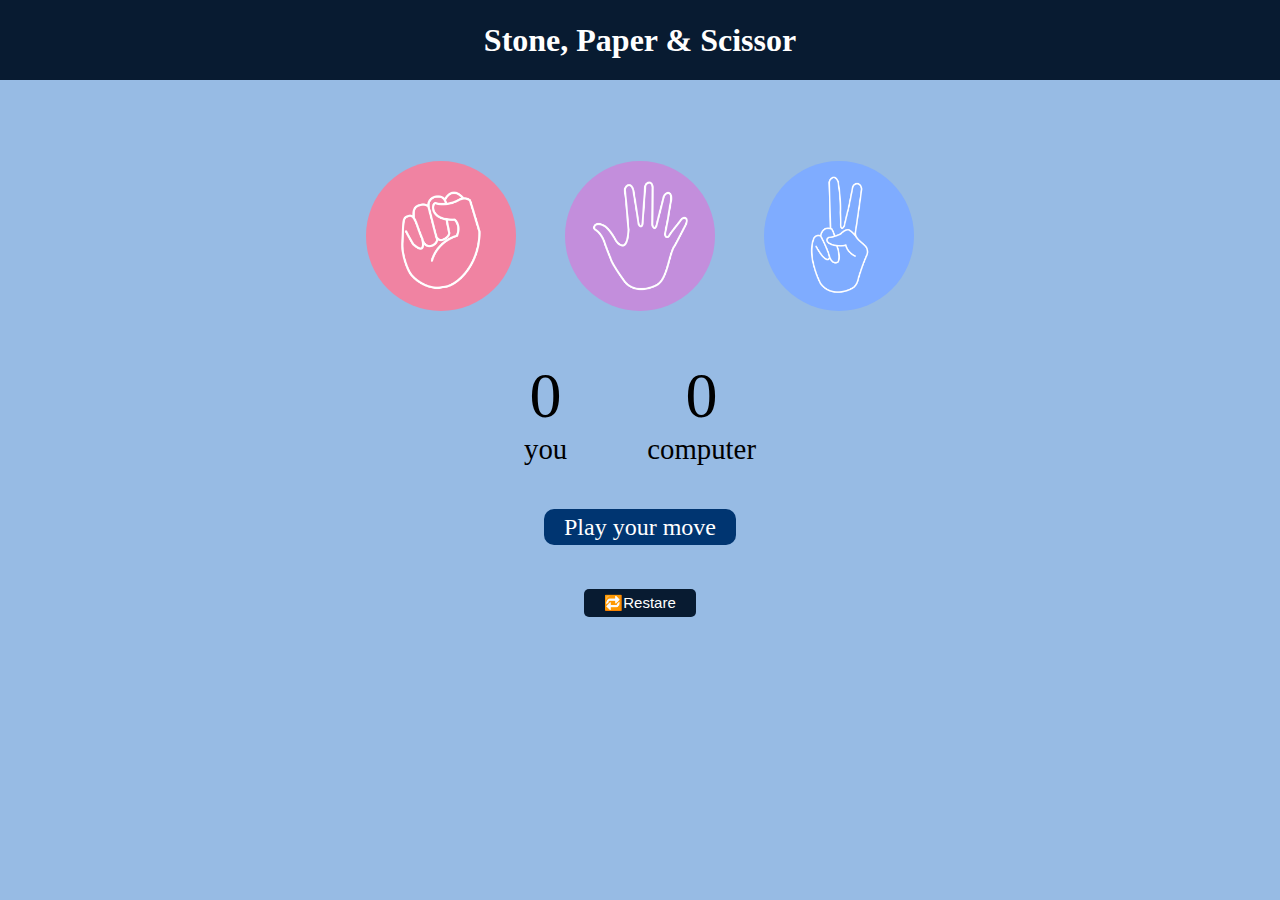
<file: Stone,Paper&Scissors/index.html>
<!DOCTYPE html>
<html lang="en">
<head>
    <meta charset="UTF-8">
    <meta name="viewport" content="width=device-width, initial-scale=1.0">
    <link rel="stylesheet" href="style.css">
    <title>Stone, Paper & Scissor</title>
</head>
<body>
    <h1>Stone, Paper & Scissor</h1>

    <div class="choices">

        <div class="option" id="rock">
            <img src="./images/rock.png" alt="rock">
        </div>

        <div class="option" id="paper">
            <img src="./images/paper.png" alt="paper">
        </div>

        <div class="option" id="scissor">
            <img src="./images/scissors.png" alt="Scissor">
        </div>

    </div>

    <div class="score-bord">

        <div class="score">
            <p id="user-score">0</p>
            <p>you</p>
        </div>

        <div class="score">
            <p id="computer-score">0</p>
            <p>computer</p>
        </div>

    </div>

    <div class="message-bord">
        <p class="message">Play your move</p>
    </div>

    <button class="restart">🔁Restare</button>

    <script src="script.js"></script>
</body>
</html>
</file>
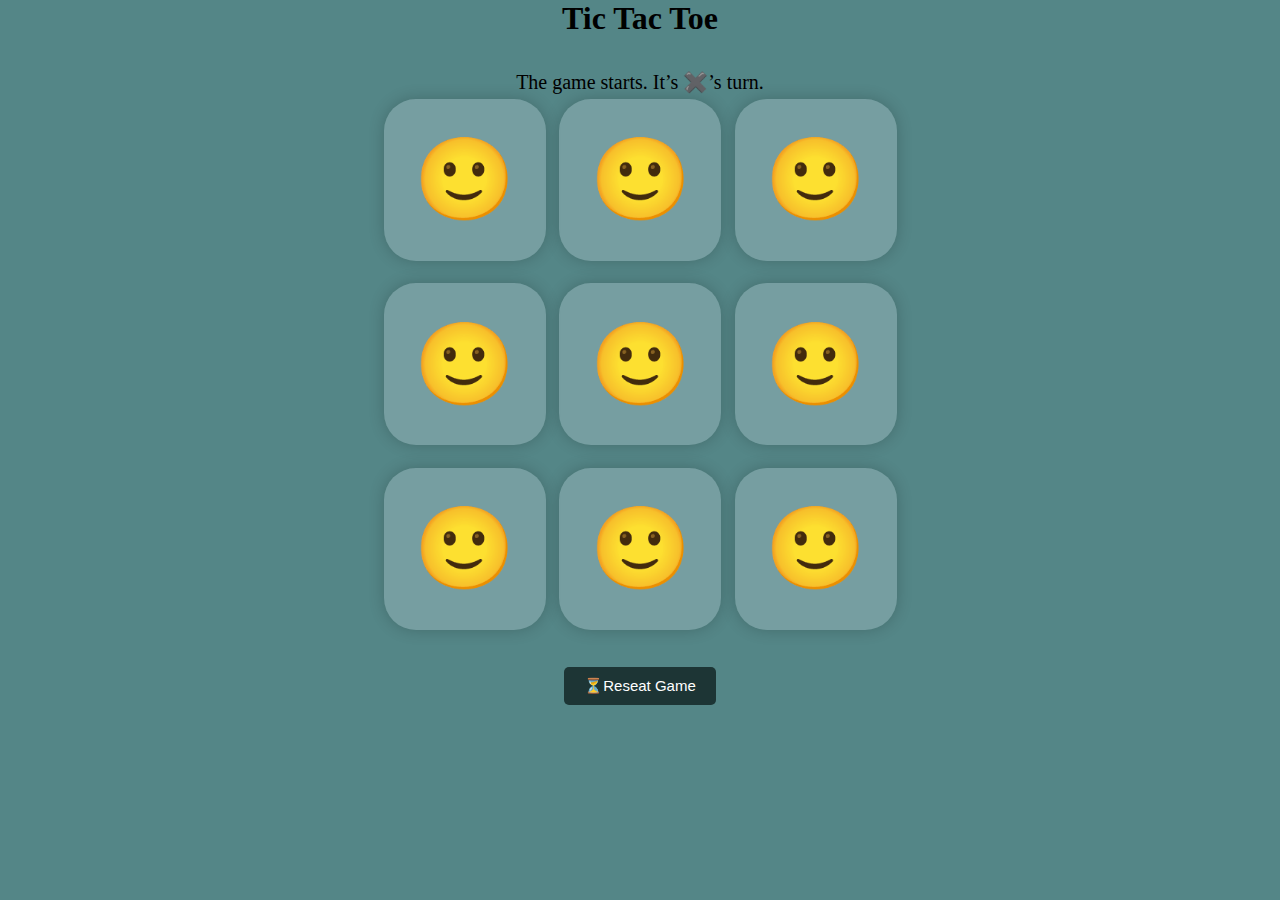
<file: Tic tac toe/index.html>
<!DOCTYPE html>
<html lang="en">
<head>
    <meta charset="UTF-8">
    <meta name="viewport" content="width=device-width, initial-scale=1.0">
    <title>Tic Tac Toe</title>
    <link rel="stylesheet" href="style.css">
</head>
<body>

    <main>
        <h1>Tic Tac Toe</h1>
        <div class="container">
            <p class="heading">The game starts. It’s ✖️’s turn.</p>
            <div class="game">

                <button class="box">🙂</button>
                <button class="box">🙂</button>
                <button class="box">🙂</button>
                <button class="box">🙂</button>
                <button class="box">🙂</button>
                <button class="box">🙂</button>
                <button class="box">🙂</button>
                <button class="box">🙂</button>
                <button class="box">🙂</button>
            </div>
        </div>
        <button class="reset"> ⏳Reseat Game</button>
    </main>

    <script src="script.js"></script>
    
</body>
</html>
</file>
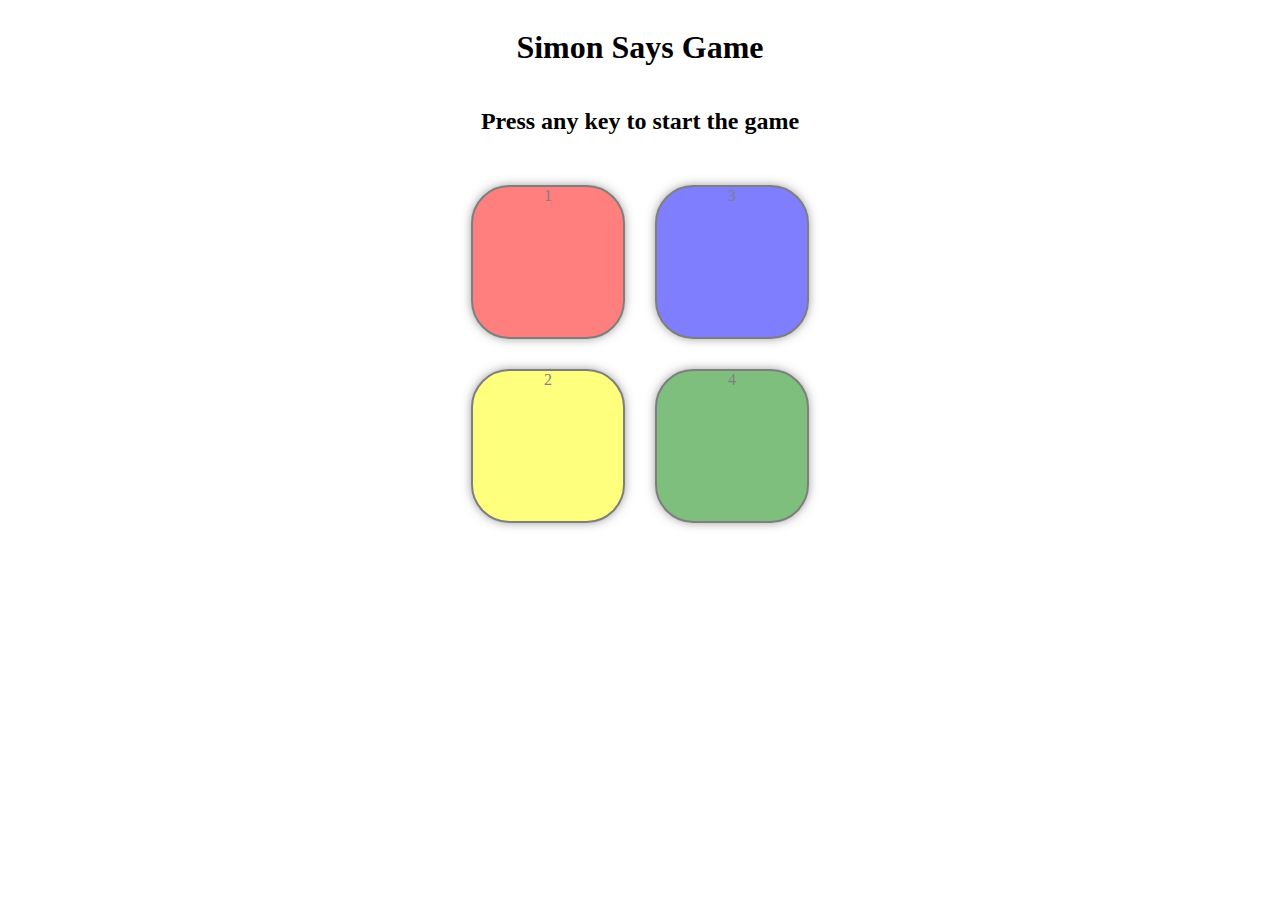
<file: Simon Says/simon_game.html>
<!DOCTYPE html>
<html lang="en">
  <head>
    <meta charset="UTF-8" />
    <meta name="viewport" content="width=device-width, initial-scale=1.0" />
    <title>Simon Game</title>
    <link rel="stylesheet" href="simon_game.css" />
  </head>
  <body>
    <h1>Simon Says Game</h1>
    <h2>Press any key to start the game</h2>

    <div class="btn-container">
      <div>
        <div class="btn red" id="red" type="button">1</div>
        <div class="btn yellow" id="yellow" type="button">2</div>
      </div>
      <div>
        <div class="btn blue" id="blue" type="button">3</div>
        <div class="btn green" id="green" type="button">4</div>
      </div>
    </div>

    <script src="simon_game.js"></script>
  </body>
</html>
</file>
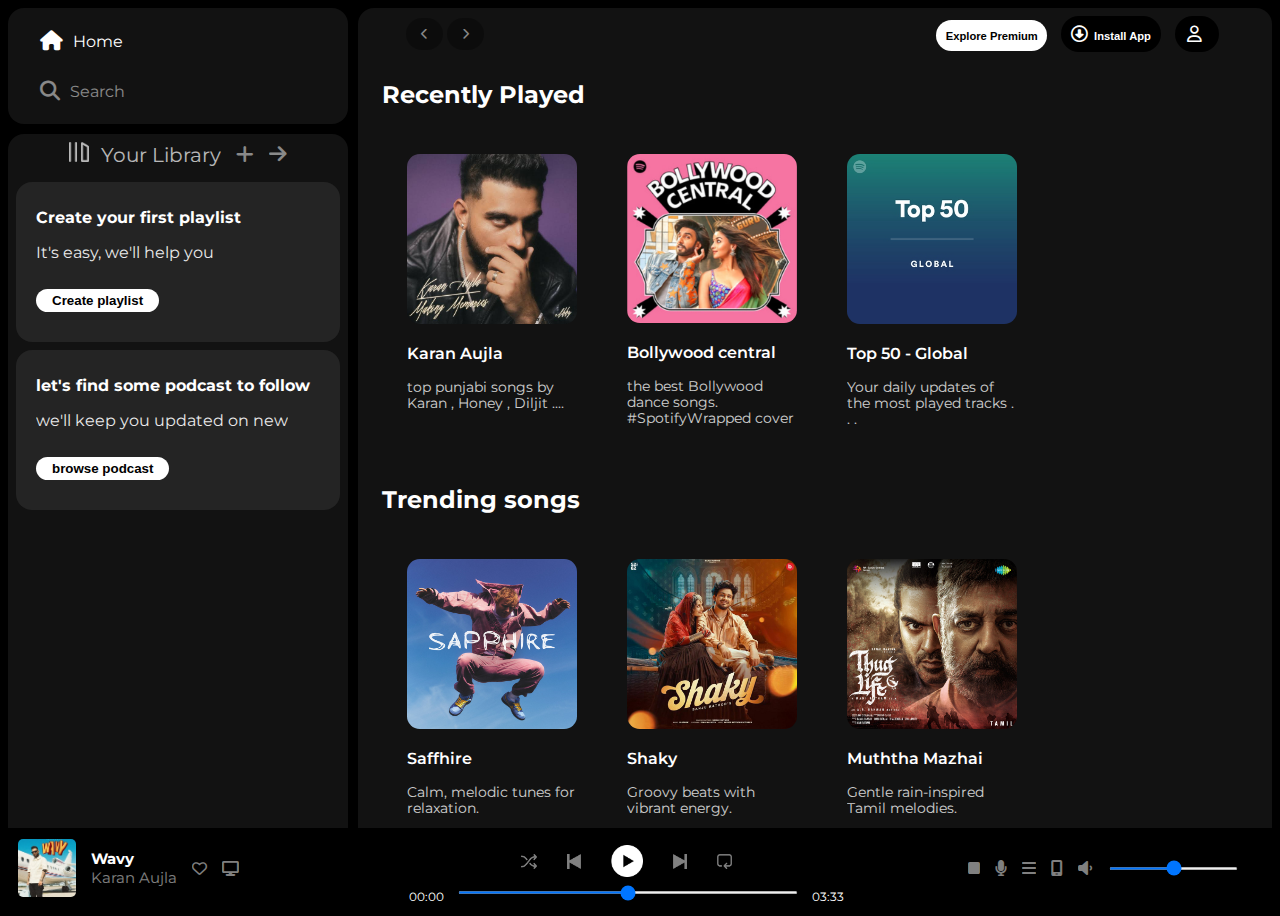
<file: spotify clone/spotifyclone.html>
<!DOCTYPE html>
<html lang="en">
  <head>
    <meta charset="UTF-8" />
    <meta name="viewport" content="width=device-width, initial-scale=1.0" />
    <link
      rel="stylesheet"
      href="https://cdnjs.cloudflare.com/ajax/libs/font-awesome/6.7.2/css/all.min.css"
      integrity="sha512-Evv84Mr4kqVGRNSgIGL/F/aIDqQb7xQ2vcrdIwxfjThSH8CSR7PBEakCr51Ck+w+/U6swU2Im1vVX0SVk9ABhg=="
      crossorigin="anonymous"
      referrerpolicy="no-referrer"
    />
    <link rel="stylesheet" href="spotifyclone.css" />
    <link rel="icon" href="assets/logo.png" />
    <title>Spotify - web Player: Music foe everyone</title>
    <link rel="preconnect" href="https://fonts.googleapis.com" />
    <link rel="preconnect" href="https://fonts.gstatic.com" crossorigin />
    <link
      href="https://fonts.googleapis.com/css2?family=Montserrat:ital@0;1&family=Poppins:wght@300;400;500;600;700&display=swap"
      rel="stylesheet"
    />
  </head>
  <body>
    <div class="main">
      <div class="sidebar">
        <div class="nav">
          <div class="nav-option" style="opacity: 1">
            <i class="fa-solid fa-house"></i>
            <a href="#">Home</a>
          </div>
          <div class="nav-option">
            <i class="fa-solid fa-magnifying-glass"></i>
            <a href="#">Search</a>
          </div>
        </div>

        <div class="library">
          <div class="option">
            <div class="lib-option">
              <img src="./spotifycloneassets/library_icon.png" />
              <a href="#">Your Library</a>
            </div>
            <div class="lib-icons">
              <i class="fa-solid fa-plus"></i>
            </div>
            <div class="lib-icons">
              <i class="fa-solid fa-arrow-right"></i>
            </div>
          </div>
          <div class="lib-box">
            <div class="box">
              <p class="box-p1">Create your first playlist</p>
              <p class="box-p2">It's easy, we'll help you</p>
              <button class="badge">Create playlist</button>
            </div>
            <div class="box">
              <p class="box-p1">let's find some podcast to follow</p>
              <p class="box-p2">we'll keep you updated on new</p>
              <button class="badge">browse podcast</button>
            </div>
          </div>
        </div>
      </div>
      <div class="main-content">
        <div class="top-navbar">
          <div class="nav-arrows">
            <button><i class="fa-solid fa-chevron-left"></i></button>
            <button class="hide">
              <i class="fa-solid fa-chevron-right"></i>
            </button>
          </div>
          <div class="nav-buttons">
            <button class="premium-btn hide">Explore Premium</button>
            <button class="install-btn">
              <i class="fa-regular fa-circle-down"></i> Install App
            </button>
            <button class="user-btn">
              &nbsp;<i class="fa-regular fa-user">&nbsp;</i>
            </button>
          </div>
        </div>

        <h2>Recently Played</h2>
        <div class="card-container">
          <div class="card">
            <img class="card-image" src="./spotifycloneassets/recentlyplay1.jpg" />
            <p class="cart-title">Karan Aujla</p>
            <p class="card-info">
              top punjabi songs by Karan , Honey , Diljit ....
            </p>
          </div>
          <div class="card">
            <img class="card-image" src="./spotifycloneassets/recentlyplay2.jpg" />
            <p class="cart-title">Bollywood central</p>
            <p class="card-info">
              the best Bollywood dance songs. #SpotifyWrapped cover
            </p>
          </div>
          <div class="card">
            <img class="card-image" src="./spotifycloneassets/recentlyplay3.jpeg" />
            <p class="cart-title">Top 50 - Global</p>
            <p class="card-info">
              Your daily updates of the most played tracks . . .
            </p>
          </div>
        </div>

        <h2>Trending songs</h2>
        <div class="card-container">
          <div class="card">
            <img class="card-image" src="./spotifycloneassets/card2img.jpg" />
            <p class="cart-title">Saffhire</p>
            <p class="card-info">Calm, melodic tunes for relaxation.</p>
          </div>
          <div class="card">
            <img class="card-image" src="./spotifycloneassets/card3img.jpg" />
            <p class="cart-title">Shaky</p>
            <p class="card-info">Groovy beats with vibrant energy.</p>
          </div>
          <div class="card">
            <img class="card-image" src="./spotifycloneassets/card4img.jpg" />
            <p class="cart-title">Muththa Mazhai</p>
            <p class="card-info">Gentle rain-inspired Tamil melodies.</p>
          </div>
          <div class="card">
            <img class="card-image" src="./spotifycloneassets/card5img.jpg" />
            <p class="cart-title">0008</p>
            <p class="card-info">Bold, cinematic tracks with mystery.</p>
          </div>

          <div class="card">
            <img class="card-image" src="./spotifycloneassets/card6img.jpg" />
            <p class="cart-title">Jugrafiya-from "Super30"</p>
            <p class="card-info">
              Emotional, romantic, soulful, soft, heartfelt
            </p>
          </div>
        </div>

        <h2>Popular artists</h2>
        <div class="card-container">
          <div class="card artists">
            <img class="card-image" src="./spotifycloneassets/cardHoney.jpg" />
            <p class="cart-title">Yo YO Honey Singh</p>
            <p class="card-info">Artist</p>
          </div>
          <div class="card artists">
            <img class="card-image" src="./spotifycloneassets/cardDiljit.jpg" />
            <p class="cart-title">Diljit Dosanjh</p>
            <p class="card-info">Artist</p>
          </div>
          <div class="card artists">
            <img class="card-image" src="./spotifycloneassets/cardArijit.jpg" />
            <p class="cart-title">Arijit Singh</p>
            <p class="card-info">Artist</p>
          </div>
          <div class="card artists">
            <img class="card-image" src="./spotifycloneassets/cardA.R.Rehaman.jpg" />
            <p class="cart-title">A.R. Rehman</p>
            <p class="card-info">Artist</p>
          </div>
          <div class="card artists">
            <img class="card-image" src="./spotifycloneassets/cardPritam.jpg" />
            <p class="cart-title">Pritam</p>
            <p class="card-info">Artist</p>
          </div>
          <!-- <div class="card">
            <img class="card-image" src="./assets/card6img.jpeg" />
            <p class="cart-title"></p>
            <p class="card-info">
              
            </p>
          </div> -->
        </div>
        <h2>Popular radio</h2>
        <div class="card-container">
          <div class="card">
            <img class="card-image" src="./spotifycloneassets/cardradioAujla.jpg" />
            <p class="card-info">With Shubh, AP Dhillon, DIVINE and more</p>
          </div>
          <div class="card">
            <img class="card-image" src="./spotifycloneassets/cardradioDiljit.jpg" />
            <p class="card-info">
              With Karan Aujla, Shubh, Sidhu Moose Wala and more
            </p>
          </div>
          <div class="card">
            <img class="card-image" src="./spotifycloneassets/cardradioHoney.jpg" />
            <p class="card-info">
              With Badshah, Guru Randhawa, Harrdy Sandhu...
            </p>
          </div>
          <div class="card">
            <img class="card-image" src="./spotifycloneassets/cardradioA.R. Rahaman.jpg" />
            <p class="card-info">
              With G. V. Prakash, Hariharan, Sid Sriram and more
            </p>
          </div>
          <div class="card">
            <img class="card-image" src="./spotifycloneassets/cardradioSidhu.jpg" />
            <p class="card-info">With Shubh, Tegi Pannu, AP Dhillon and more</p>
          </div>
        </div>
        <div class="footer">
          <div class="line"></div>
        </div>
      </div>
      <div class="music-player">
        <div class="song">
          <img src="./spotifycloneassets/song.jpg">

          <div class="text">
            <p><b>Wavy</b></p>
            <p style="opacity: 0.5;">Karan Aujla</p>
          </div>

          <i class="fa-regular fa-heart"></i>
          <i class="fa-solid fa-display"></i>
        </div>

        <div class="control">
          <div class="player-control">
            <img src="./spotifycloneassets/player_icon1.png" />
            <img src="./spotifycloneassets/player_icon2.png" />
            <img
              src="./spotifycloneassets/player_icon3.png"
              style="opacity: 1; height: 2rem"
            />
            <img src="./spotifycloneassets/player_icon4.png" />
            <img src="./spotifycloneassets/player_icon5.png" />
          </div>
          <div class="progress-bar">
            <span class="current-time">00:00</span>
            <input class="progress" type="range" min="0" max="100" />
            <span class="total-time">03:33</span>
          </div>
        </div>

        <div class="option">
          <i class="fa-solid fa-stop"></i>
          <i class="fa-solid fa-microphone"></i>
          <i class="fa-solid fa-bars"></i>
          <i class="fa-solid fa-mobile-screen"></i>
          <i class="fa-solid fa-volume-low"></i>
          <input type="range" class="volume-slider" min="0" max="100" />
        </div>
      </div>
    </div>
  </body>
</html>
</file>
<file: Stone,Paper&Scissors/style.css>
* {
  margin: 0;
  padding: 0;
  text-align: center;
}

body{
    background-color: #97bbe4 ;
}

h1 {
  background-color: #081b31;
  color: white;
  height: 5rem;
  line-height: 5rem;
}

.choices {
  display: flex;
  justify-content: center;
  align-items: center;
  gap: 3rem;
  margin-top: 5rem;
}

.option {
  height: 151px;
  width: 151px;
  display: flex;
  justify-content: center;
  align-items: center;
  border-radius: 50%;
}

.option:hover {
  /* background-color: rgb(0, 0, 0); */
  box-shadow: 0 0 10px black;
}

img {
  height: 150px;
  width: 150px;
  object-fit: cover;
  border-radius: 50%;
}

.score-bord {
  font-size: 1.8rem;
  display: flex;
  justify-content: center;
  align-items: center;
  gap: 5rem;
  margin-top: 3rem;
}

#user-score,
#computer-score {
  font-size: 4rem;
}

.message-bord {
  margin-top: 3rem;
}

.message {
  display: inline;
  color: white;
  font-size: 1.5rem;
  background-color: #003571;
  padding: 5px 20px;
  border-radius: 10px;
}

.restart {
  font-size: 15px;
  padding: 5px 20px;
  margin-top: 3rem;
  border: none;
  background-color: #081b31;
  color: white;
  cursor: pointer;
  border-radius: 5px;
}
</file>
<file: Tic tac toe/style.css>
*{
    margin:  0;
    padding: 0;
}

body{
    background-color: rgb(84, 134, 135);
    text-align: center;
}

.container{
    height: 70vh;
    display: flex;
    justify-content: center;
    align-items: center;
    flex-direction: column;
    /* background-color: bisque; */
}
.heading{
    font-size: 20px;
}

.game{
    height: 60vmin;
    width: 60vmin;
    display: flex;
    flex-wrap: wrap;
    justify-content: center;
    align-items: center;
    gap: 1.5vmin;
    /* background-color: aqua; */
}

.box{
    height: 18vmin;
    width: 18vmin;
    border-radius: 2rem;
    border: none;
    box-shadow: 0 0 1rem rgba(0, 0, 0 ,0.2) ;
    font-size: 9vmin;
    color: black;
    background-color: #f0f8ff38;
}

.reset{
    font-size: 15px;
    padding: 10px 20px;
  border: none;
  background-color: #1d3535;
  color: white;
  cursor: pointer;
  border-radius: 5px;
}
</file>
<file: Simon Says/simon_game.css>
body {
  text-align: center;
  display: flex;
  flex-direction: column;
  align-items: center;
}
.btn {
  height: 150px;
  width: 150px;
  border: 2px solid black;
  border-radius: 25%;
  box-shadow: 0px 0px 10px rgba(0, 0, 0, 0.741);
  margin: 30px 15px;

}

.btn-container {
  display: flex ;
  justify-content: center;
}

.red{
    background-color: rgba(255, 0, 0);
    opacity: 0.5;
}
.yellow{
    background-color: rgba(255, 255, 0);
    opacity: 0.5;
}
.blue{
    background-color: rgba(0, 0, 255);
    opacity: 0.5;
}
.green{
    background-color: rgba(0, 128 ,0);
    opacity: 0.5;
}
.btnflash{
    opacity: 1;
}
.userflash{
    opacity: 0.2;
}
</file>
<file: spotify clone/spotifyclone.css>
body {
  font-family: "Montserrat", sans-serif;
  background-color: black;
  color: white;
  overflow: hidden;
}
.main {
  height: 100vh;
  display: grid;
  grid-template-columns: 340px auto;
  grid-template-rows: auto 80px;
  gap: 0px 10px;
}
.sidebar {
  background-color: black;
  border-radius: 1rem 1rem 0rem 0rem; /* 12px */
  /* width: 340px; */
  display: flex;
  flex-direction: column;
  height: 100%;
}

.main-content {
  background-color: #121212;
  /* flex: 1; */
  border-radius: 1rem 1rem 0rem 0rem; /* 12px */
  overflow-y: auto;
  padding: 0 1.5rem 0 1.5rem;
}

.music-player {
  grid-column: 1/3;
}
a {
  text-decoration: none;
  color: white;
}
.sidebar .nav {
  background-color: #121212;
  border-radius: 1rem;
  height: 100px;
  padding: 0.5rem 2rem;
}
.nav-option {
  height: 50%;
  opacity: 0.5;
  display: flex;
  align-items: center;
  gap: 10px; /* spacing between icon and text */
}

.nav-option:hover {
  opacity: 1;
}

.nav-option i {
  font-size: 1.25rem;
}

.nav-option a {
  font-size: 1rem;
}

.library {
  background-color: #121212;
  margin-top: 10px;
  border-radius: 1rem 1rem 0 0;
  flex: 1;
  display: grid;
  grid-template-rows: 40px auto;
}
.option {
  /* background-color: rgb(93, 83, 70); */
  display: grid;
  grid-template-columns: 5fr 1fr 1fr;
  padding: 0.5rem 2rem;
  align-items: center;
}

.option img {
  height: 1.25rem;
  width: 1.25rem;
  padding: 0 0.5rem 0 0;
}
.option a {
  font-size: 1.25rem;
}

.lib-icons {
  font-size: 1.25rem;
}

.lib-icons i,
.lib-option {
  opacity: 0.7;
}

.lib-icons:hover i,
.lib-option:hover {
  opacity: 1;
}

.box {
  margin: 8px;
  padding: 1rem 1.25rem;
  background-color: #242424;
  border-radius: 1rem;
  height: 8rem;
}
.box-p1 {
  font-size: 1rem;
  font-weight: 700;
  margin-top: 10px;
}
.box-p2 {
  font-size: 0.8 5rem;
  opacity: 0.9;
}
.badge {
  background-color: white;
  border: none;
  border-radius: 100px;
  padding: 0.25rem 1rem;
  font-weight: 700;
  margin-top: 0.7rem;
}
.badge:hover {
  transform: scale(1.08);
  box-shadow: 0 0 10px rgb(0, 0, 0);
}

.top-navbar {
  position: sticky;
  top: 0;
  background-color: #121212;
  display: flex;
  justify-content: space-between;
  padding: 0.5rem 1.5rem;
  align-items: center;
  z-index: 10;
}

.nav-arrows button,
.nav-buttons button {
  background-color: #000;
  border: none;
  color: white;
  border-radius: 100px;
  padding: 0.6rem;
  font-size: 0.7rem;
}

.nav-arrows button {
  width: 2.3rem;
  background-color: #0000008d;
  opacity: 0.5;
}
.nav-arrows button:hover {
  background-color: #000000b7;
  opacity: 0.9;
}

.nav-buttons button {
  margin: 0 5px;
  font-weight: 600;
}
.nav-buttons i {
  font-size: 1.05rem;
  margin-right: 3px;
}
.nav-buttons .premium-btn {
  background-color: white;
  color: black;
}
.nav-buttons button:hover {
  transform: scale(1.05);
}

@media (max-width: 1000px) {
  .hide {
    display: none;
  }

  .main {
  grid-template-columns: 240px auto;
}
}

.card {
  /* background-color: #232323; */
  width: 170px;
  margin: 10px;
  padding: 15px;
  border-radius: 0.8rem;
}

.card-container {
  display: flex;
  flex-wrap: wrap;
}
.card-image {
  width: 100%;
  border-radius: 0.8rem;
}

.cart-title {
  font-weight: 600;
}
.card-info {
  font-size: 0.85rem;
  opacity: 0.8;
}

.artists img {
  border-radius: 50%;
}

.card:hover {
  background-color: #232323;
}

.footer {
  height: 250px;
  display: flex;
  align-items: center;
  justify-content: center;
}

.line {
  width: 90%;
  height: 50%;
  border-top: 2px solid rgb(255, 255, 255);
  opacity: 0.4;
}

.music-player {
  display: grid;
  grid-template-columns: 1fr 2fr 1fr;
}

.player-control {
    margin-top: 5px;
  height: 70%;
  display: flex;
  justify-content: center;
  align-items: center;
}

.player-control img{
    height: 15px;
    padding: 0 15px;
    opacity: 0.5;
} 
.player-control img:hover{
    opacity: 1;
}
.progress-bar {
  height: 30%;
  display: flex;
  justify-content: center;
  /* align-items: center; */
  gap: 8px;
}
.progress-bar span {
  font-size: 12px;
  padding: 0px 4px;
}

.progress-bar .progress {
  width: 55%; /* chhoti width */
  height: 3px;   /* patla bar */
  padding: 0;
}

.option{
    display: flex;
    justify-content: center;
    align-items: center;
    gap: 15px;
}
.volume-slider{
    height: 3px;
}
.option i{
    opacity: 0.5;
}
.option i:hover{
    opacity: 1;
}

.song{
    display: flex;
    justify-content: flex-start;
    align-items: center;
    gap: 15px;
    margin-left: 10px;
}
.song img{
    height: 58px;
    border-radius: 5px;
}

.song i{
    font-size: 15px;
    opacity: 0.5;
}
.song i:hover{
    opacity: 1;
}
.song .text p:hover{
    opacity: 1;
    text-decoration: underline;
}
.song .text p{
    margin: 0;
    font-size: 15px;
}
</file>
